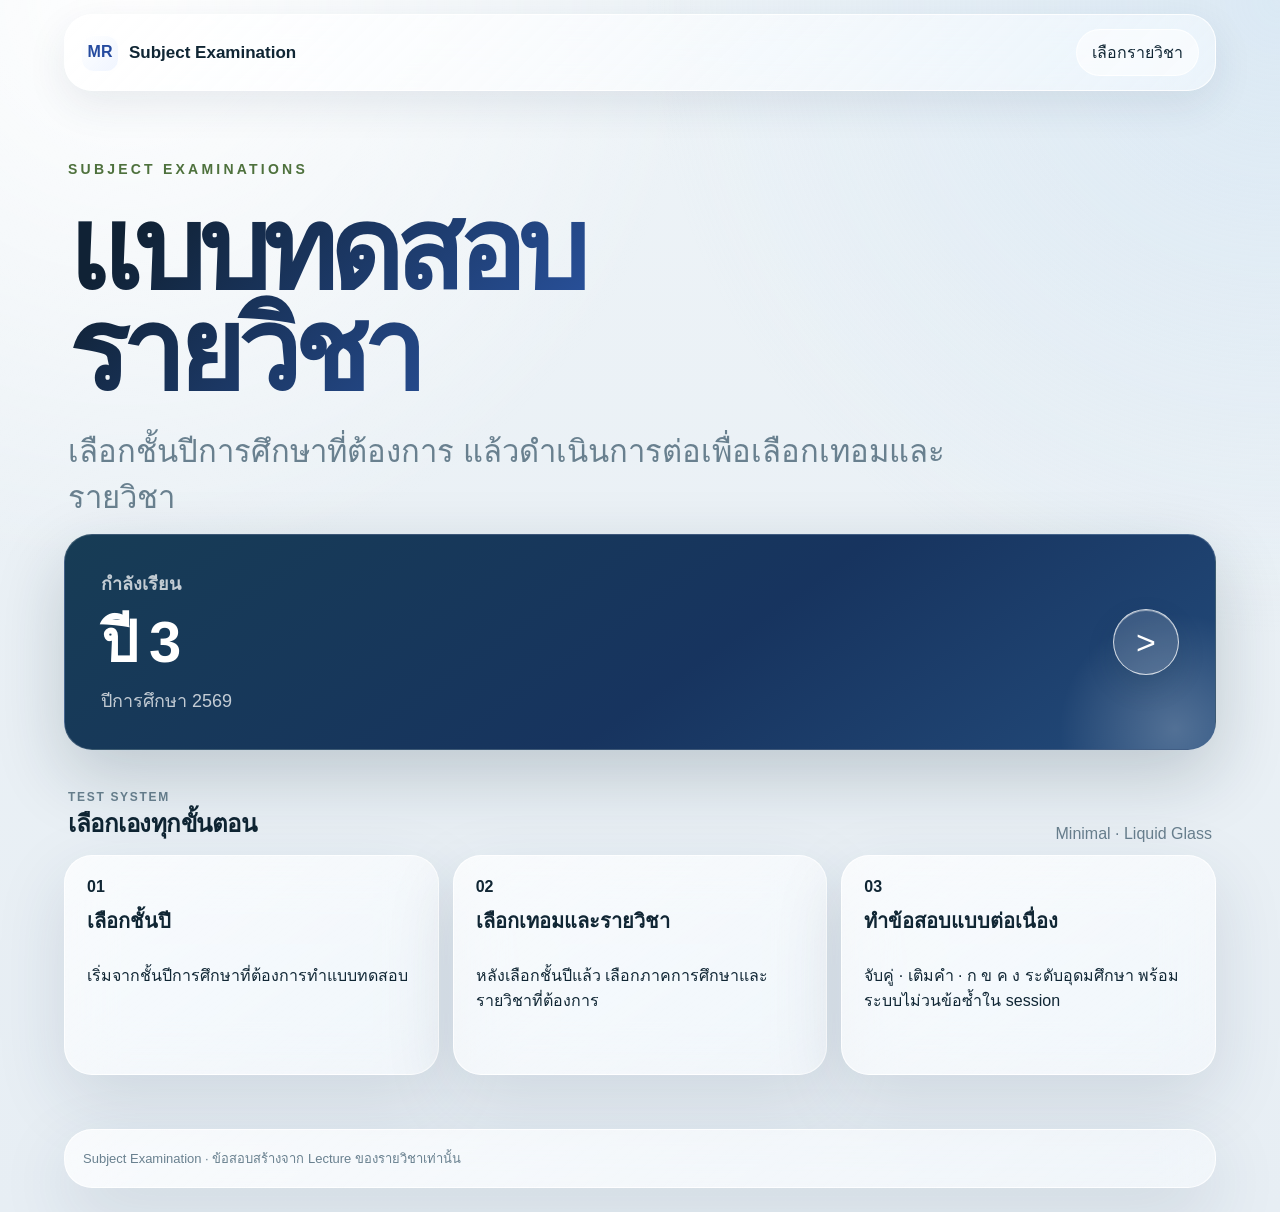
<file: index.html>
<!doctype html><html lang="th"><head><meta charset="utf-8"><meta name="viewport" content="width=device-width,initial-scale=1,viewport-fit=cover"><meta name="theme-color" content="#eef3f7"><meta name="color-scheme" content="light"><meta name="mobile-web-app-capable" content="yes"><meta name="apple-mobile-web-app-capable" content="yes"><meta http-equiv="Cache-Control" content="no-cache, no-store, must-revalidate"><meta http-equiv="Pragma" content="no-cache"><meta http-equiv="Expires" content="0"><meta name="description" content="Subject Examination สำหรับสาขาเวชระเบียน"><script>(async()=>{try{const r=await fetch('site-state.json?_='+Date.now(),{cache:'no-store'});if(!r.ok)return;const s=await r.json();const k='subject-examination-current';const u=new URL(location.href);const f=u.searchParams.get('_fresh');const seen=sessionStorage.getItem(k);if(seen!==s.updatedAt&&f!==s.updatedAt){sessionStorage.setItem(k,s.updatedAt);u.searchParams.set('_fresh',s.updatedAt);location.replace(u.href);return}sessionStorage.setItem(k,s.updatedAt);if(f){u.searchParams.delete('_fresh');history.replaceState(null,'',u.pathname+(u.search?'?'+u.searchParams.toString():'')+u.hash)}}catch(e){}})();document.write('<link rel="stylesheet" href="design-system.css?_='+Date.now()+'"><link rel="stylesheet" href="site-polish.css?_='+Date.now()+'">');</script><title>Subject Examination</title></head><body><div class="shell"><header class="topbar glass"><a class="brand" href="./"><span class="mark">MR</span><span>Subject Examination</span></a><nav class="nav"><a class="chip" href="courses.html">เลือกรายวิชา</a></nav></header><main class="picker-page"><section class="picker-intro"><div class="eyebrow">Subject Examinations</div><h1>แบบทดสอบ<br>รายวิชา</h1><p>เลือกชั้นปีการศึกษาที่ต้องการ แล้วดำเนินการต่อเพื่อเลือกเทอมและรายวิชา</p></section><section class="picker-stage"><a class="journey-card glass dark-card" href="courses.html" aria-label="เลือกชั้นปี 3 และดำเนินการต่อ"><div><div class="journey-label">กำลังเรียน</div><h3>ปี 3</h3><p>ปีการศึกษา 2569</p></div><span class="circle-next" aria-hidden="true">&gt;</span></a></section><section class="section"><div class="section-head"><div><div class="eyebrow">Test System</div><h2>เลือกเองทุกขั้นตอน</h2></div><p>Minimal · Liquid Glass</p></div><div class="course-grid"><article class="course-card glass"><span class="course-code">01</span><h3>เลือกชั้นปี</h3><p>เริ่มจากชั้นปีการศึกษาที่ต้องการทำแบบทดสอบ</p></article><article class="course-card glass"><span class="course-code">02</span><h3>เลือกเทอมและรายวิชา</h3><p>หลังเลือกชั้นปีแล้ว เลือกภาคการศึกษาและรายวิชาที่ต้องการ</p></article><article class="course-card glass"><span class="course-code">03</span><h3>ทำข้อสอบแบบต่อเนื่อง</h3><p>จับคู่ · เติมคำ · ก ข ค ง ระดับอุดมศึกษา พร้อมระบบไม่วนข้อซ้ำใน session</p></article></div></section></main><footer class="footer glass">Subject Examination · ข้อสอบสร้างจาก Lecture ของรายวิชาเท่านั้น</footer></div></body></html>
</file>
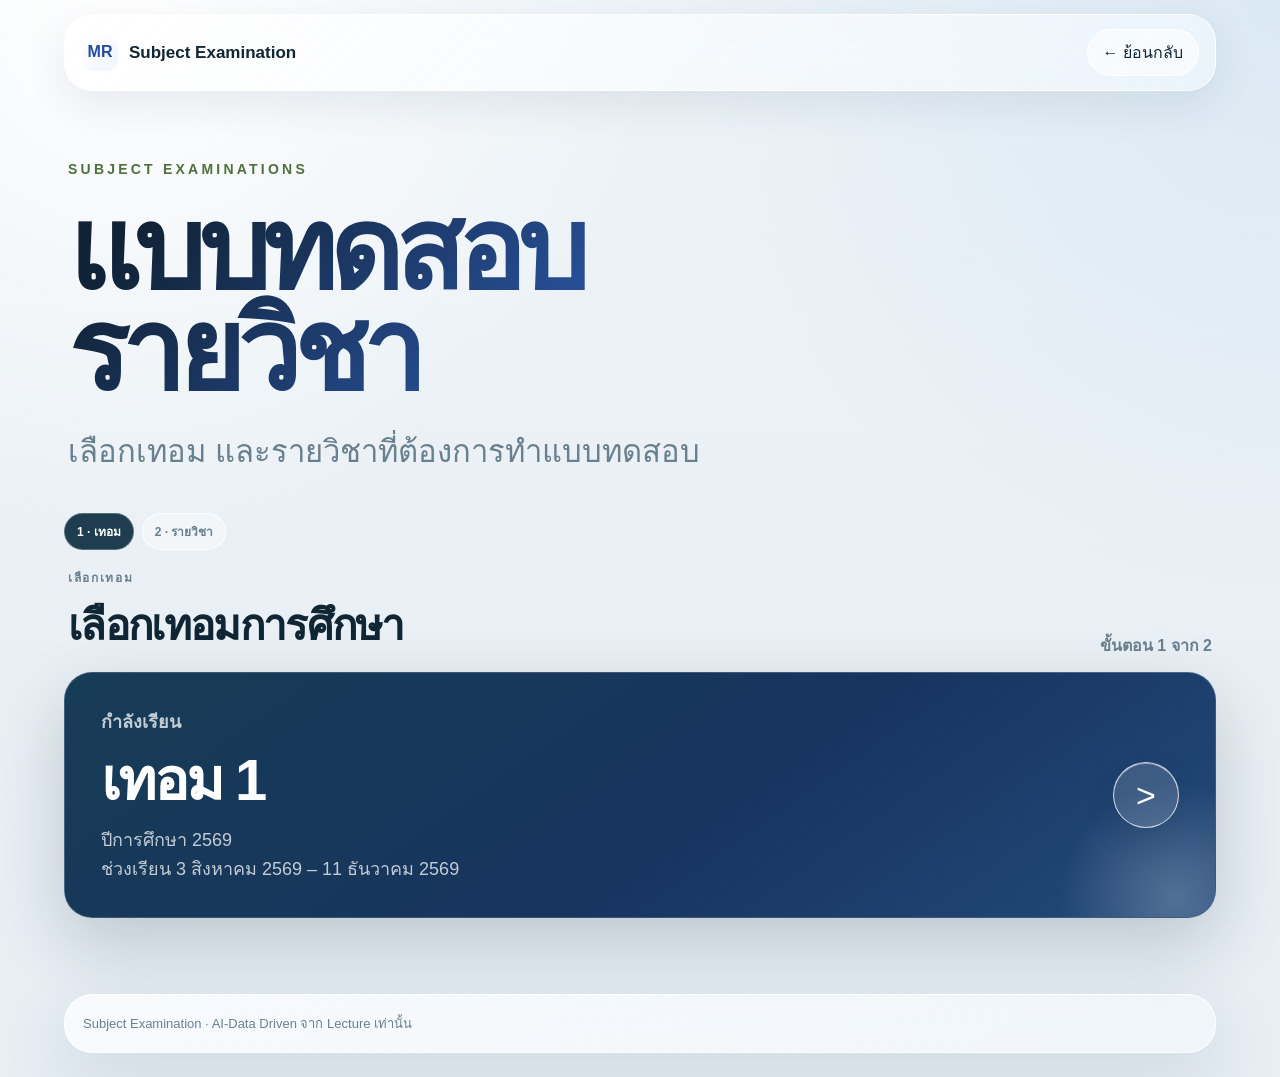
<file: course.html>
<!doctype html><html lang="th"><head><meta charset="utf-8"><meta name="viewport" content="width=device-width,initial-scale=1,viewport-fit=cover"><meta name="theme-color" content="#eef3f7"><meta name="color-scheme" content="light"><meta name="mobile-web-app-capable" content="yes"><meta name="apple-mobile-web-app-capable" content="yes"><meta http-equiv="Cache-Control" content="no-cache, no-store, must-revalidate"><meta http-equiv="Pragma" content="no-cache"><meta http-equiv="Expires" content="0"><script>(async()=>{try{const r=await fetch('site-state.json?_='+Date.now(),{cache:'no-store'});if(!r.ok)return;const s=await r.json();const k='subject-examination-current';const u=new URL(location.href);const f=u.searchParams.get('_fresh');const seen=sessionStorage.getItem(k);if(seen!==s.updatedAt&&f!==s.updatedAt){sessionStorage.setItem(k,s.updatedAt);u.searchParams.set('_fresh',s.updatedAt);location.replace(u.href);return}sessionStorage.setItem(k,s.updatedAt);if(f){u.searchParams.delete('_fresh');history.replaceState(null,'',u.pathname+(u.search?'?'+u.searchParams.toString():'')+u.hash)}}catch(e){}})();document.write('<link rel="stylesheet" href="design-system.css?_='+Date.now()+'"><link rel="stylesheet" href="site-polish.css?_='+Date.now()+'"><link rel="stylesheet" href="exam-selectors.css?_='+Date.now()+'">');</script><title>Subject Examination</title></head><body data-course=""><div class="shell"><header class="topbar glass"><a class="brand" href="courses.html"><span class="mark">MR</span><span>Subject Examination</span></a><nav class="nav"><button class="chip" type="button" onclick="if(document.referrer&&document.referrer.startsWith(location.origin)){history.back()}else{location.href='courses.html'}">← ย้อนกลับ</button></nav></header><main class="exam-shell"><section class="exam-intro-card glass"><div class="exam-title-row"><div><div class="eyebrow" id="courseCode"></div><h1 id="courseName"></h1><p id="sourceSummary"></p></div></div><div class="exam-badges" aria-label="คุณสมบัติแบบทดสอบ"><span class="exam-badge">AI-Data Driven</span><span class="exam-badge">Semantic De-dup</span><span class="exam-badge good">Lecture-only</span></div></section><section class="top-selectors" aria-label="ตัวเลือกแบบทดสอบ"><div class="top-select-field"><label class="selector-label" for="modeSelect">รูปแบบข้อสอบ</label><select id="modeSelect" class="exam-select"><option value="match">จับคู่</option><option value="blank">เติมลงในช่องว่าง</option><option value="choice">ก, ข, ค, ง</option></select></div><div class="top-select-field"><label class="selector-label" for="levelSelect">ระดับความยาก</label><select id="levelSelect" class="exam-select"><option value="1">ง่าย</option><option value="2">ปานกลาง</option><option value="3">ยาก</option></select></div></section><p id="difficultyNote" class="difficulty-note"></p><section class="question-panel glass"><div class="question-toolbar"><div class="question-kicker" id="modeLabel"></div><strong class="progress-pill" id="progress"></strong></div><div id="questionArea"></div><div class="exam-actions"><div class="feedback" id="feedback" aria-live="polite"></div><div class="action-row"><button class="button exam-action" id="actionButton">ตรวจคำตอบ</button></div></div></section></main><section id="sourcePanel" class="section" hidden></section><footer class="footer glass">AI ใช้ข้อมูลจาก Lecture เพื่อสร้าง Blueprint และระบบจะไม่ถือการเปลี่ยนคำหรือสลับตัวเลือกเป็นข้อใหม่</footer></div><script>(()=>{const course=new URLSearchParams(location.search).get('course');if(!course||!/^shmi-\d{3}$/.test(course)){location.replace('courses.html');return}document.body.dataset.course=course;const s=document.createElement('script');s.src='exam-engine.js?_='+Date.now();s.async=false;document.body.appendChild(s)})();</script></body></html>
</file>
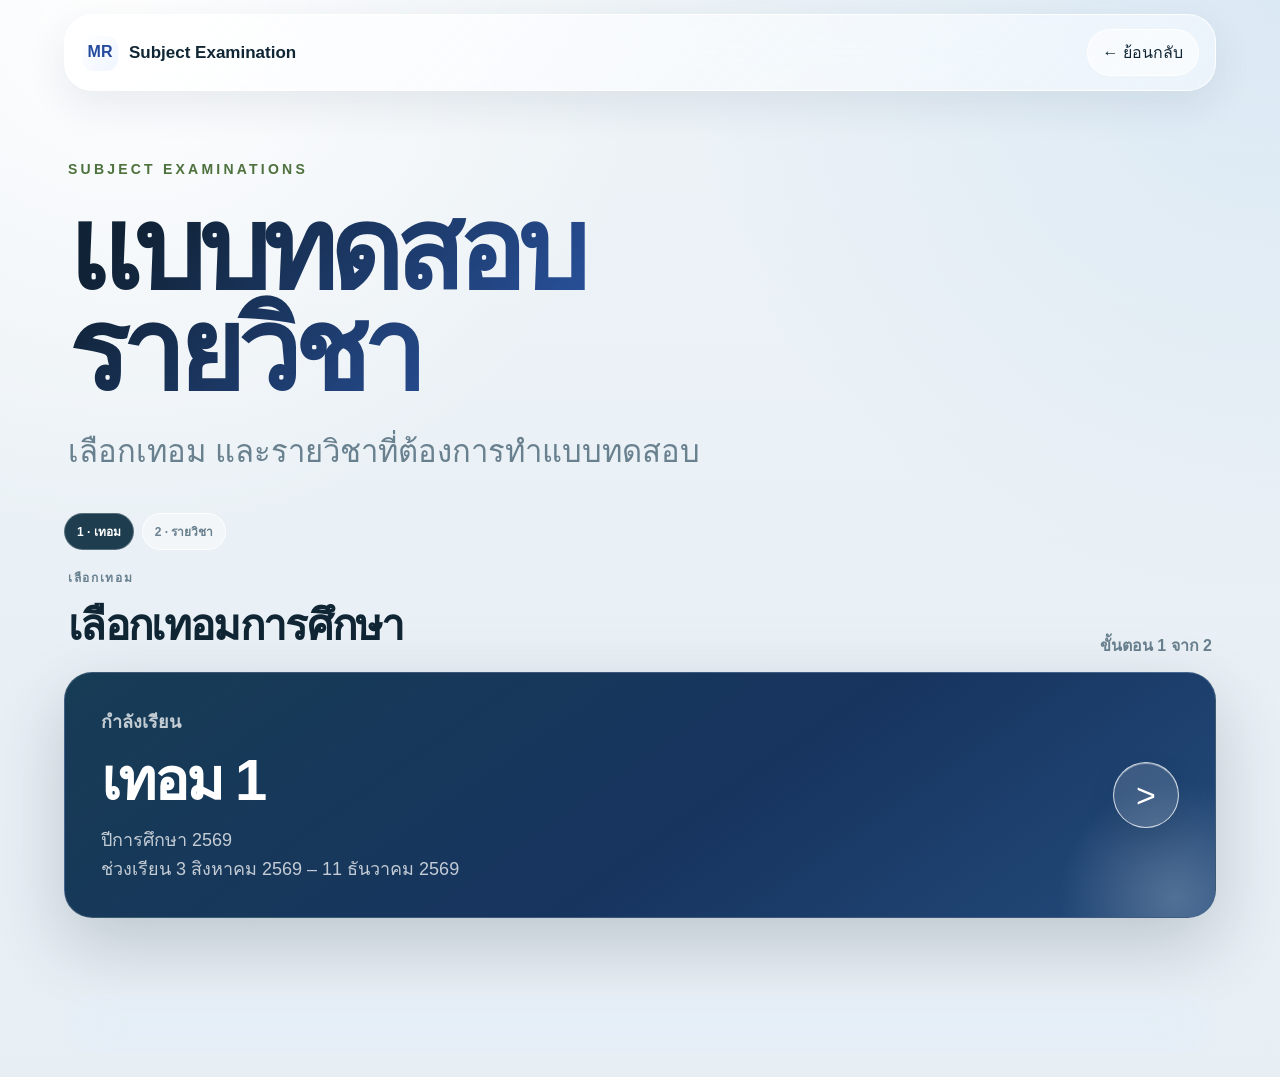
<file: courses.html>
<!doctype html><html lang="th"><head><meta charset="utf-8"><meta name="viewport" content="width=device-width,initial-scale=1,viewport-fit=cover"><meta name="theme-color" content="#eef3f7"><meta name="color-scheme" content="light"><meta name="mobile-web-app-capable" content="yes"><meta name="apple-mobile-web-app-capable" content="yes"><meta http-equiv="Cache-Control" content="no-cache, no-store, must-revalidate"><meta http-equiv="Pragma" content="no-cache"><meta http-equiv="Expires" content="0"><meta name="description" content="เลือกภาคการศึกษาและรายวิชา Subject Examination"><script>(async()=>{try{const r=await fetch('site-state.json?_='+Date.now(),{cache:'no-store'});if(!r.ok)return;const s=await r.json();const k='subject-examination-current';const u=new URL(location.href);const f=u.searchParams.get('_fresh');const seen=sessionStorage.getItem(k);if(seen!==s.updatedAt&&f!==s.updatedAt){sessionStorage.setItem(k,s.updatedAt);u.searchParams.set('_fresh',s.updatedAt);location.replace(u.href);return}sessionStorage.setItem(k,s.updatedAt);if(f){u.searchParams.delete('_fresh');history.replaceState(null,'',u.pathname+(u.search?'?'+u.searchParams.toString():'')+u.hash)}}catch(e){}})();document.write('<link rel="stylesheet" href="design-system.css?_='+Date.now()+'"><link rel="stylesheet" href="site-polish.css?_='+Date.now()+'">');</script><title>เลือกรายวิชา · Subject Examination</title></head><body><div class="shell"><header class="topbar glass"><a class="brand" href="./"><span class="mark">MR</span><span>Subject Examination</span></a><nav class="nav"><button class="chip" type="button" onclick="if(document.referrer&&document.referrer.startsWith(location.origin)){history.back()}else{location.href='./'}">← ย้อนกลับ</button></nav></header><main class="picker-page"><section class="picker-intro"><div class="eyebrow">Subject Examinations</div><h1>แบบทดสอบ<br>รายวิชา</h1><p>เลือกเทอม และรายวิชาที่ต้องการทำแบบทดสอบ</p></section><div class="picker-steps" aria-label="ขั้นตอนการเลือก"><span class="step-pill active" data-step-pill="term">1 · เทอม</span><span class="step-pill" data-step-pill="course">2 · รายวิชา</span></div><section id="pickerStage" class="picker-stage" aria-live="polite"><div class="empty glass">กำลังโหลดข้อมูล...</div></section></main><footer class="footer glass">Subject Examination · AI-Data Driven จาก Lecture เท่านั้น</footer></div><script>(()=>{const stage=document.getElementById('pickerStage');let data=null;const esc=v=>String(v??'').replace(/[&<>'"]/g,c=>({'&':'&amp;','<':'&lt;','>':'&gt;',"'":'&#39;','"':'&quot;'}[c]));const setStep=s=>document.querySelectorAll('[data-step-pill]').forEach(x=>x.classList.toggle('active',x.dataset.stepPill===s));const arrow=(label,action)=>`<button class="circle-next" type="button" aria-label="${esc(label)}" data-action="${action}">&gt;</button>`;function term(){setStep('term');const teaching=data.classSchedule?.period?`<p>ช่วงเรียน ${esc(data.classSchedule.period)}</p>`:'';stage.innerHTML=`<div class="picker-section-head"><div><div class="eyebrow">เลือกเทอม</div><h2>เลือกเทอมการศึกษา</h2></div><p>ขั้นตอน 1 จาก 2</p></div><article class="journey-card glass dark-card"><div><div class="journey-label">${esc(data.academicCalendar.label)}</div><h3>เทอม ${data.semester}</h3><p>ปีการศึกษา ${esc(data.academicYear)}</p>${teaching}</div>${arrow(`เลือกเทอม ${data.semester}`,'course')}</article>`;bind();}function course(){setStep('course');const cards=data.courses.map(c=>{const schedule=c.schedule||{};const time=schedule.start&&schedule.end?`${schedule.start}–${schedule.end}`:'';const room=schedule.building&&schedule.room?`${schedule.building} · ห้อง ${schedule.room}`:'';return `<article class="journey-card glass course-journey"><div class="journey-content"><div class="course-meta"><span class="tag">${esc(c.day)}</span>${time?`<span class="tag">${esc(time)}</span>`:''}${room?`<span class="tag">${esc(room)}</span>`:''}<span class="tag status-current">${esc(data.academicCalendar.label)}</span></div><div class="course-code">${esc(c.code)}</div><h3>${esc(c.name)}</h3><p>คลังข้อมูล ${c.knowledgeTopics||0} หัวข้อ · AI-Data Driven · กันคำถามซ้ำเชิงความหมาย · Lecture-only</p></div><a class="circle-next" href="${esc(c.path)}" aria-label="ไปยังแบบทดสอบ ${esc(c.code)}">&gt;</a></article>`}).join('');stage.innerHTML=`<div class="picker-section-head"><div><button class="text-back" type="button" data-action="term">← เทอม ${data.semester}</button><div class="eyebrow">เลือกรายวิชา</div><h2>${data.courses.length} รายวิชา</h2></div><p>ขั้นตอน 2 จาก 2</p></div><div class="journey-list">${cards}</div>`;bind();}function bind(){stage.querySelectorAll('[data-action]').forEach(el=>el.onclick=()=>({term,course}[el.dataset.action]?.()));}fetch('courses.json?_='+Date.now(),{cache:'no-store'}).then(r=>{if(!r.ok)throw new Error(r.status);return r.json()}).then(d=>{data=d;term()}).catch(()=>{stage.innerHTML='<div class="empty glass">โหลดข้อมูลรายวิชาไม่สำเร็จ</div>'})})();</script></body></html>
</file>
<file: design-system.css>
:root{--bg:#eef3f7;--ink:#102634;--muted:#69808f;--glass:rgba(255,255,255,.58);--glass-strong:rgba(255,255,255,.78);--line:rgba(255,255,255,.78);--shadow:0 24px 70px rgba(21,49,67,.12);--radius:28px;--radius-sm:18px;--accent:#2d6cdf;--danger:#c84d59;--success:#1f8a70;--deep:#113244;--deep-soft:#173d50;--content:1180px}*{box-sizing:border-box}html{color-scheme:light;-webkit-text-size-adjust:100%;text-size-adjust:100%;overflow-x:hidden;background:var(--bg)}body{margin:0;min-height:100vh;min-height:100svh;min-height:100dvh;overflow-x:hidden;font-family:Inter,"Noto Sans Thai",ui-sans-serif,-apple-system,BlinkMacSystemFont,"Segoe UI",Tahoma,sans-serif;color:var(--ink);background:radial-gradient(circle at 10% 0%,rgba(255,255,255,.96),transparent 34%),radial-gradient(circle at 100% 0%,rgba(199,222,241,.48),transparent 36%),linear-gradient(180deg,#edf3f7,#e7eef4);-webkit-font-smoothing:antialiased;text-rendering:optimizeLegibility}a{color:inherit;text-decoration:none}button,input,select{font:inherit;color:inherit}button,a,select{touch-action:manipulation;-webkit-tap-highlight-color:transparent}.shell{width:min(var(--content),100%);margin:0 auto;padding-left:max(14px,env(safe-area-inset-left));padding-right:max(14px,env(safe-area-inset-right))}.glass{background:linear-gradient(145deg,rgba(255,255,255,.74),rgba(255,255,255,.44));border:1px solid var(--line);-webkit-backdrop-filter:blur(24px) saturate(150%);backdrop-filter:blur(24px) saturate(150%);box-shadow:var(--shadow);border-radius:var(--radius)}.topbar{display:flex;align-items:center;justify-content:space-between;gap:14px;min-height:70px;padding:14px 16px;margin-top:calc(14px + env(safe-area-inset-top));position:relative;z-index:20}.brand{display:flex;align-items:center;gap:10px;min-width:0;font-weight:850;line-height:1.05}.brand>span:last-child{font-size:clamp(14px,2.4vw,17px);white-space:nowrap;overflow:hidden;text-overflow:ellipsis}.mark{display:grid;place-items:center;flex:0 0 38px;width:38px;height:38px;border-radius:13px;background:rgba(255,255,255,.72);border:1px solid rgba(255,255,255,.92);box-shadow:inset 0 1px 0 #fff;font-weight:850}.nav{display:flex;gap:8px;align-items:center;flex:0 0 auto}.chip,.button{min-height:44px;display:inline-flex;align-items:center;justify-content:center;border:1px solid rgba(255,255,255,.86);background:rgba(255,255,255,.58);border-radius:999px;padding:10px 15px;color:var(--ink);white-space:nowrap}.button{cursor:pointer;font-weight:760;transition:transform .18s ease,background .18s ease,box-shadow .18s ease}.button:hover{transform:translateY(-1px);background:rgba(255,255,255,.82)}.button.primary{background:rgba(31,80,170,.92);color:#fff;border-color:rgba(255,255,255,.3)}.button.ghost{background:transparent}.hero{display:grid;grid-template-columns:minmax(0,1.25fr) minmax(280px,.75fr);gap:18px;margin:34px 0 18px}.hero-card{padding:34px}.eyebrow{font-size:12px;letter-spacing:.14em;text-transform:uppercase;color:var(--muted);font-weight:850}.hero h1{font-size:clamp(36px,6vw,72px);line-height:.98;letter-spacing:-.045em;margin:10px 0 18px;overflow-wrap:anywhere}.hero p{color:var(--muted);font-size:17px;line-height:1.65}.meta-card{padding:24px;display:grid;gap:14px;align-content:start}.meta-row{display:flex;justify-content:space-between;gap:16px;padding:12px 0;border-bottom:1px solid rgba(255,255,255,.55)}.meta-row:last-child{border-bottom:0}.meta-row span{color:var(--muted)}.section{margin:18px 0}.section-head{display:flex;justify-content:space-between;align-items:end;gap:16px;margin:0 4px 12px}.section-head h2{margin:0;font-size:24px;letter-spacing:-.02em}.section-head p{margin:0;color:var(--muted)}.course-grid{display:grid;grid-template-columns:repeat(3,minmax(0,1fr));gap:14px}.course-card{padding:22px;display:flex;flex-direction:column;gap:12px;min-width:0;min-height:220px}.course-card h3{margin:0;font-size:20px;line-height:1.35;overflow-wrap:anywhere}.course-code{font-weight:850}.course-meta{display:flex;flex-wrap:wrap;gap:8px}.tag{font-size:12px;padding:7px 9px;border-radius:999px;background:rgba(255,255,255,.6);border:1px solid rgba(255,255,255,.82);color:#496475}.status-current{color:var(--success)}.status-past{color:var(--danger);font-weight:850}.course-card .button{margin-top:auto;text-align:center}.exam{margin:22px 0 42px;padding:24px;min-width:0}.exam-head{display:flex;justify-content:space-between;gap:18px;align-items:flex-start}.exam-head>div{min-width:0}.exam-head h1{margin:4px 0 8px;font-size:clamp(30px,5vw,54px);line-height:1.08;letter-spacing:-.04em;overflow-wrap:anywhere}.exam-head p{margin:0;color:var(--muted);overflow-wrap:anywhere}.selectors{display:grid;grid-template-columns:minmax(0,1fr) minmax(0,1fr);gap:14px;margin:22px 0}.selector{padding:16px;min-width:0}.selector-label{display:block;font-size:12px;color:var(--muted);font-weight:850;margin-bottom:10px}.segmented{display:grid;grid-template-columns:repeat(3,minmax(0,1fr));gap:8px}.segmented button{min-height:48px;border:1px solid rgba(255,255,255,.86);background:rgba(255,255,255,.45);border-radius:14px;padding:10px;cursor:pointer;font-weight:760;line-height:1.3}.segmented button.active{background:rgba(31,80,170,.92);color:#fff}.question-panel{padding:22px;min-height:330px;min-width:0}.question-kicker{font-size:12px;color:var(--muted);font-weight:850;overflow-wrap:anywhere}.question-panel h2{font-size:clamp(22px,3vw,34px);line-height:1.4;margin:10px 0 20px;overflow-wrap:anywhere}.options{display:grid;gap:10px}.option{display:flex;gap:12px;align-items:flex-start;width:100%;min-height:50px;text-align:left;border:1px solid rgba(255,255,255,.82);background:rgba(255,255,255,.5);padding:14px 15px;border-radius:16px;cursor:pointer;overflow-wrap:anywhere}.option.selected{outline:2px solid rgba(45,108,223,.55)}.blank-input{width:100%;min-height:50px;padding:15px 16px;border-radius:16px;border:1px solid rgba(255,255,255,.85);background:rgba(255,255,255,.62);font-size:16px}.match-list{display:grid;gap:10px}.match-row{display:grid;grid-template-columns:minmax(0,1fr) minmax(0,1fr);gap:10px}.match-row>div,.match-row select{min-width:0;min-height:48px;padding:12px 13px;border-radius:14px;border:1px solid rgba(255,255,255,.82);background:rgba(255,255,255,.52);overflow-wrap:anywhere}.exam-actions{display:flex;justify-content:space-between;gap:12px;align-items:center;margin-top:16px}.exam-actions>div:last-child{display:flex;gap:8px;flex-wrap:wrap}.feedback{min-height:24px;color:var(--muted);overflow-wrap:anywhere}.footer{padding:18px;margin:24px 0 calc(24px + env(safe-area-inset-bottom));color:var(--muted);font-size:13px}.empty{padding:28px;text-align:center;color:var(--muted)}.option.correct,.blank-input.correct,.match-row select.correct{border-color:rgba(31,138,112,.55);background:rgba(226,248,241,.72)}.option.wrong,.blank-input.wrong,.match-row select.wrong{border-color:rgba(200,77,89,.52);background:rgba(255,234,237,.72)}.option:disabled,.blank-input:disabled,.match-row select:disabled{opacity:1;color:var(--ink);cursor:default}.feedback.good{color:var(--success);font-weight:700}.feedback.bad{color:var(--danger);font-weight:700}.feedback.warn{color:#9a6a16;font-weight:700}.result-card{min-height:250px;display:grid;place-items:center;align-content:center;text-align:center;gap:8px}.result-card h2{margin:4px 0;font-size:32px}.result-card p{margin:0 0 14px;color:var(--muted)}.score-ring{display:grid;place-items:center;width:110px;height:110px;border-radius:50%;background:rgba(255,255,255,.62);border:1px solid rgba(255,255,255,.9);box-shadow:inset 0 1px 0 #fff,0 18px 44px rgba(31,80,170,.12);font-size:28px;font-weight:850}.picker-page{padding:42px 0 12px}.picker-intro{max-width:900px;padding:28px 4px 12px}.picker-intro .eyebrow{color:#4e713d;font-size:14px;letter-spacing:.23em}.picker-intro h1{font-size:clamp(58px,10vw,112px);line-height:.9;letter-spacing:-.06em;margin:24px 0 26px;max-width:760px;overflow-wrap:anywhere}.picker-intro p{font-size:clamp(20px,3vw,31px);line-height:1.5;color:var(--muted);max-width:900px;margin:0}.picker-steps{display:flex;gap:8px;flex-wrap:wrap;margin:26px 0 18px}.step-pill{padding:8px 12px;border-radius:999px;border:1px solid rgba(255,255,255,.82);background:rgba(255,255,255,.4);color:var(--muted);font-size:12px;font-weight:850;transition:.2s ease}.step-pill.active{background:rgba(17,50,68,.94);color:#fff;border-color:rgba(255,255,255,.25)}.picker-stage{margin-bottom:40px}.picker-section-head{display:flex;align-items:end;justify-content:space-between;gap:20px;margin:0 4px 14px}.picker-section-head h2{font-size:clamp(26px,4vw,42px);letter-spacing:-.04em;margin:5px 0 0}.picker-section-head p{margin:0;color:var(--muted);font-weight:700}.journey-list{display:grid;gap:14px}.journey-card{position:relative;width:100%;display:flex;align-items:center;justify-content:space-between;gap:28px;padding:34px 36px;min-height:210px;overflow:hidden}.journey-card:before{content:"";position:absolute;inset:auto -80px -100px auto;width:240px;height:240px;border-radius:50%;background:radial-gradient(circle,rgba(255,255,255,.22),transparent 68%);pointer-events:none}.journey-card.dark-card{background:linear-gradient(145deg,rgba(13,45,62,.99),rgba(17,57,75,.96));color:#fff;border-color:rgba(255,255,255,.16);box-shadow:0 26px 70px rgba(16,42,57,.2)}.journey-card.dark-card .journey-label,.journey-card.dark-card p{color:rgba(255,255,255,.74)}.journey-label{font-size:18px;color:var(--muted);font-weight:650;margin-bottom:14px}.journey-card h3{font-size:clamp(32px,5vw,58px);line-height:1.05;letter-spacing:-.045em;margin:0 0 14px;overflow-wrap:anywhere}.journey-card p{font-size:18px;color:var(--muted);margin:0}.course-journey{min-height:190px;background:linear-gradient(145deg,rgba(255,255,255,.78),rgba(255,255,255,.47))}.course-journey h3{font-size:clamp(24px,3.4vw,38px);margin:8px 0 12px;max-width:820px}.journey-content{min-width:0}.circle-next{position:relative;z-index:2;flex:0 0 66px;width:66px;height:66px;min-width:66px;min-height:66px;aspect-ratio:1/1;border-radius:999px;display:grid;place-items:center;border:1px solid rgba(255,255,255,.76);background:rgba(255,255,255,.14);color:currentColor;font-size:34px;font-weight:500;line-height:1;cursor:pointer;box-shadow:inset 0 1px 0 rgba(255,255,255,.34);transition:transform .18s ease,background .18s ease,box-shadow .18s ease}.course-journey .circle-next{background:rgba(17,50,68,.96);color:#fff;border-color:rgba(255,255,255,.32)}.circle-next:hover,.circle-next:focus-visible{transform:translateX(3px) scale(1.04);background:rgba(255,255,255,.24);box-shadow:inset 0 1px 0 rgba(255,255,255,.4),0 12px 30px rgba(15,45,62,.16);outline:2px solid rgba(45,108,223,.35);outline-offset:3px}.course-journey .circle-next:hover,.course-journey .circle-next:focus-visible{background:var(--deep-soft)}.text-back{min-height:44px;border:0;background:transparent;color:var(--muted);padding:0 0 8px;cursor:pointer;font-weight:750}.text-back:hover{color:var(--ink)}@supports not ((backdrop-filter:blur(2px)) or (-webkit-backdrop-filter:blur(2px))){.glass{background:rgba(248,251,253,.96)}.journey-card.dark-card{background:#113244}}@media(max-width:980px){.hero{grid-template-columns:1fr}.course-grid{grid-template-columns:repeat(2,minmax(0,1fr))}.selectors{grid-template-columns:1fr}.picker-intro h1{font-size:clamp(56px,11vw,92px)}}@media(max-width:700px){.shell{padding-left:max(12px,env(safe-area-inset-left));padding-right:max(12px,env(safe-area-inset-right))}.topbar{min-height:62px;padding:11px 12px;margin-top:calc(8px + env(safe-area-inset-top));border-radius:22px}.mark{flex-basis:34px;width:34px;height:34px;border-radius:11px}.brand{gap:8px}.brand>span:last-child{font-size:14px}.chip{min-height:40px;padding:8px 12px;font-size:14px}.picker-page{padding-top:22px}.picker-intro{padding:18px 2px 10px}.picker-intro .eyebrow{font-size:11px;letter-spacing:.2em}.picker-intro h1{font-size:clamp(52px,16vw,78px);line-height:.94;margin:18px 0 22px}.picker-intro p{font-size:clamp(18px,5.2vw,22px);line-height:1.5}.picker-steps{margin:18px 0 14px}.picker-section-head{align-items:flex-start;flex-direction:column;gap:5px}.journey-card{padding:26px 22px;min-height:175px;gap:18px;border-radius:30px}.journey-label{font-size:16px;margin-bottom:10px}.journey-card h3{font-size:clamp(30px,9vw,42px);margin-bottom:10px}.journey-card p{font-size:16px}.course-journey{min-height:168px}.course-journey h3{font-size:clamp(23px,6.4vw,29px)}.circle-next{flex-basis:58px;width:58px;height:58px;min-width:58px;min-height:58px;font-size:30px}.course-grid{grid-template-columns:1fr}.hero-card{padding:26px}.exam{padding:14px;margin-top:16px;border-radius:24px}.question-panel{padding:18px}.exam-head{flex-direction:column;align-items:stretch}.exam-head .button{align-self:flex-start}.exam-actions{flex-direction:column;align-items:stretch}.exam-actions>div:last-child{display:grid;grid-template-columns:1fr 1fr}.match-row{grid-template-columns:1fr}.footer{margin-bottom:calc(16px + env(safe-area-inset-bottom))}}@media(max-width:520px){.topbar{gap:8px}.brand>span:last-child{max-width:150px}.nav{gap:5px}.chip{padding:8px 10px}.segmented{grid-template-columns:1fr}.segmented button{min-height:46px}.journey-card{align-items:center;padding:24px 20px;gap:14px}.circle-next{flex-basis:54px;width:54px;height:54px;min-width:54px;min-height:54px}.exam-actions>div:last-child{grid-template-columns:1fr}.exam-actions .button{width:100%}}@media(max-width:380px){.brand>span:last-child{max-width:126px;font-size:13px}.chip{font-size:13px;padding-inline:9px}.picker-intro h1{font-size:50px}.journey-card{padding:22px 18px}.circle-next{flex-basis:50px;width:50px;height:50px;min-width:50px;min-height:50px;font-size:27px}}@media(hover:none){.button:hover,.circle-next:hover{transform:none}}@media(prefers-reduced-motion:reduce){*,*::before,*::after{scroll-behavior:auto!important;animation-duration:.01ms!important;animation-iteration-count:1!important;transition-duration:.01ms!important}}
</file>
<file: site-polish.css>
:root{--polish-blue:#325fd6;--polish-blue-2:#5f78e8;--polish-ink:#102235;--polish-soft:#f7f9fc;--polish-border:rgba(255,255,255,.84);--polish-shadow:0 24px 70px rgba(31,54,86,.13)}
body:before,body:after{content:"";position:fixed;z-index:-1;border-radius:999px;filter:blur(2px);pointer-events:none}body:before{width:44vw;height:44vw;left:-18vw;top:10vh;background:radial-gradient(circle,rgba(111,150,242,.16),transparent 70%)}body:after{width:38vw;height:38vw;right:-14vw;top:-10vw;background:radial-gradient(circle,rgba(126,192,218,.18),transparent 70%)}
.glass{border-color:var(--polish-border);box-shadow:var(--polish-shadow)}.topbar{background:linear-gradient(135deg,rgba(255,255,255,.83),rgba(247,250,253,.58));box-shadow:0 14px 40px rgba(31,54,86,.09)}.mark{background:linear-gradient(135deg,#fff,rgba(238,244,255,.9));color:#254b9f}.chip,.button{transition:transform .18s ease,box-shadow .18s ease,background .18s ease}.chip:hover,.button:hover{box-shadow:0 10px 28px rgba(31,54,86,.12)}
.picker-intro h1{background:linear-gradient(135deg,#102235 10%,#305fba 82%);-webkit-background-clip:text;background-clip:text;color:transparent}.journey-card,.course-card{transition:transform .22s ease,box-shadow .22s ease,border-color .22s ease}.journey-card:hover,.course-card:hover{transform:translateY(-2px);box-shadow:0 30px 74px rgba(31,54,86,.16)}.journey-card.dark-card{background:linear-gradient(145deg,#173c55,#17345f 56%,#234b7b)}.circle-next{box-shadow:inset 0 1px 0 rgba(255,255,255,.42),0 12px 28px rgba(17,50,68,.16)}
.exam-shell{margin:22px 0 42px}.exam-intro-card{position:relative;overflow:hidden;padding:30px 30px 26px;background:linear-gradient(145deg,rgba(255,255,255,.86),rgba(244,248,253,.64))}.exam-intro-card:after{content:"";position:absolute;width:280px;height:280px;right:-100px;top:-120px;border-radius:50%;background:radial-gradient(circle,rgba(91,125,226,.18),transparent 68%);pointer-events:none}.exam-title-row{display:flex;align-items:flex-start;justify-content:space-between;gap:18px}.exam-title-row h1{margin:6px 0 10px;font-size:clamp(30px,5vw,54px);line-height:1.05;letter-spacing:-.045em}.exam-title-row p{margin:0;color:var(--muted);line-height:1.6}.exam-badges{display:flex;gap:8px;flex-wrap:wrap;margin-top:18px}.exam-badge{display:inline-flex;align-items:center;gap:7px;padding:8px 11px;border:1px solid rgba(67,95,151,.12);background:rgba(255,255,255,.58);border-radius:999px;font-size:12px;font-weight:800;color:#48627b}.exam-badge:before{content:"";width:7px;height:7px;border-radius:50%;background:#5273dd}.exam-badge.good:before{background:#209270}
.top-selectors{margin:14px 0!important}.top-select-field{background:linear-gradient(145deg,rgba(255,255,255,.84),rgba(247,250,253,.58))!important;border-color:rgba(255,255,255,.92)!important;box-shadow:0 14px 40px rgba(31,54,86,.08)!important}.exam-select{background:rgba(255,255,255,.84)!important;border-color:rgba(56,87,140,.12)!important}.difficulty-note{margin:-2px 4px 18px;color:var(--muted);font-size:13px;line-height:1.55}
.question-panel{padding:26px;background:linear-gradient(145deg,rgba(255,255,255,.88),rgba(247,250,253,.64));box-shadow:0 26px 70px rgba(31,54,86,.13)}.question-toolbar{display:flex;align-items:center;justify-content:space-between;gap:12px;margin-bottom:12px}.progress-pill{padding:8px 11px;border-radius:999px;background:rgba(52,89,171,.08);border:1px solid rgba(52,89,171,.11);font-size:12px;font-weight:800;color:#41608a}.question-panel h2{letter-spacing:-.02em}.option{background:rgba(255,255,255,.74);border-color:rgba(41,72,120,.11);box-shadow:0 8px 22px rgba(31,54,86,.04);transition:transform .16s ease,border-color .16s ease,background .16s ease}.option:hover{transform:translateY(-1px);background:#fff}.option.selected{outline:none;border-color:rgba(50,95,214,.55);box-shadow:0 0 0 3px rgba(50,95,214,.10),0 10px 28px rgba(31,54,86,.07)}.blank-input,.match-row>div,.match-row select{background:rgba(255,255,255,.78);border-color:rgba(41,72,120,.11)}
.exam-actions{margin-top:18px;display:grid;gap:12px}.action-row{display:flex;justify-content:flex-end}.exam-action{min-width:150px;background:linear-gradient(135deg,#2f5ecf,#4e70df)!important;color:#fff!important;border-color:rgba(255,255,255,.22)!important;box-shadow:0 14px 30px rgba(47,94,207,.2)}.exam-action.next-state{background:linear-gradient(135deg,#163c55,#275e7b)!important}.exam-action:disabled{opacity:.52;cursor:not-allowed;transform:none!important;box-shadow:none}
.feedback{min-height:0}.feedback-card{display:grid;gap:8px;padding:15px 17px;border-radius:18px;border:1px solid rgba(41,72,120,.10);background:rgba(255,255,255,.62);line-height:1.6;color:var(--ink)}.feedback-card strong{font-size:15px}.feedback-card span,.feedback-card p,.feedback-card ul{margin:0}.feedback-card.good{border-color:rgba(31,138,112,.24);background:rgba(226,248,241,.72)}.feedback-card.bad{border-color:rgba(200,77,89,.22);background:rgba(255,239,241,.76)}.feedback-card.warn{border-color:rgba(179,125,38,.22);background:rgba(255,249,229,.82)}.feedback-card.bad>strong{color:#b43d4b}.feedback-card.good>strong{color:#19745f}.feedback-card ul{padding-left:20px}.feedback-card .reason{padding-top:4px;border-top:1px solid rgba(99,117,139,.12)}
.empty-state{min-height:260px;display:grid;place-items:center;align-content:center;text-align:center;gap:8px;padding:28px}.empty-state h2{margin:4px 0 0}.empty-state p{margin:0;color:var(--muted);max-width:520px}.empty-icon{display:grid;place-items:center;width:64px;height:64px;border-radius:50%;background:rgba(31,138,112,.10);color:#1f8a70;font-size:28px;font-weight:900}
.source-card{padding:24px;background:linear-gradient(145deg,rgba(255,255,255,.82),rgba(247,250,253,.6))}.source-head{display:flex;justify-content:space-between;align-items:end;gap:16px}.source-head h2{margin:4px 0 0;font-size:24px}.source-date{color:var(--muted);font-size:13px}.source-meta{display:flex;gap:8px;flex-wrap:wrap;margin:16px 0 8px}.source-list{margin:0;padding-left:24px;line-height:1.65}.source-list li{padding:7px 0;overflow-wrap:anywhere}.source-list a{text-decoration:underline;text-underline-offset:4px;text-decoration-color:rgba(50,95,214,.30)}.source-folder{display:inline-flex;margin-top:14px;font-weight:800;color:#2f5ecf}
@media(max-width:700px){.exam-intro-card{padding:22px 18px}.exam-title-row{display:block}.exam-title-row h1{font-size:clamp(30px,9vw,44px)}.question-panel{padding:18px}.question-toolbar{align-items:flex-start;flex-direction:column}.progress-pill{align-self:flex-start}.action-row{display:block}.exam-action{width:100%;min-height:50px}.source-head{align-items:flex-start;flex-direction:column;gap:8px}.source-card{padding:19px}.feedback-card{padding:14px}.journey-card:hover,.course-card:hover{transform:none}}
@media(max-width:420px){.exam-intro-card{padding:19px 15px}.question-panel{padding:15px}.exam-badge{font-size:11px}.source-list{padding-left:21px}.difficulty-note{font-size:12px}}
@media(prefers-reduced-motion:reduce){.journey-card,.course-card,.option,.chip,.button{transition:none!important}}
</file>
<file: exam-selectors.css>
.top-selectors{display:grid;grid-template-columns:repeat(2,minmax(0,1fr));gap:12px;margin:22px 0}.top-select-field{min-width:0;padding:16px;background:linear-gradient(145deg,rgba(255,255,255,.72),rgba(255,255,255,.46));border:1px solid rgba(255,255,255,.8);border-radius:22px;box-shadow:0 14px 38px rgba(21,49,67,.08)}.top-select-field .selector-label{display:block;margin:0 0 9px;font-size:12px;font-weight:850;color:var(--muted)}.exam-select{display:block;width:100%;min-width:0;min-height:52px;border:1px solid rgba(255,255,255,.9);border-radius:16px;background:rgba(255,255,255,.7);color:var(--ink);padding:11px 12px;font-size:16px;font-weight:780;line-height:1.3;box-shadow:inset 0 1px 0 rgba(255,255,255,.88),0 8px 24px rgba(21,49,67,.06);outline:none;cursor:pointer}.exam-select:focus{border-color:rgba(45,108,223,.58);box-shadow:0 0 0 3px rgba(45,108,223,.13),inset 0 1px 0 rgba(255,255,255,.9)}@media(max-width:520px){.top-selectors{gap:8px;margin:18px 0}.top-select-field{padding:12px;border-radius:18px}.top-select-field .selector-label{font-size:11px}.exam-select{min-height:48px;padding:9px 8px;font-size:14px;border-radius:14px}}@media(max-width:350px){.top-selectors{gap:6px}.top-select-field{padding:10px}.exam-select{font-size:13px}}
</file>
